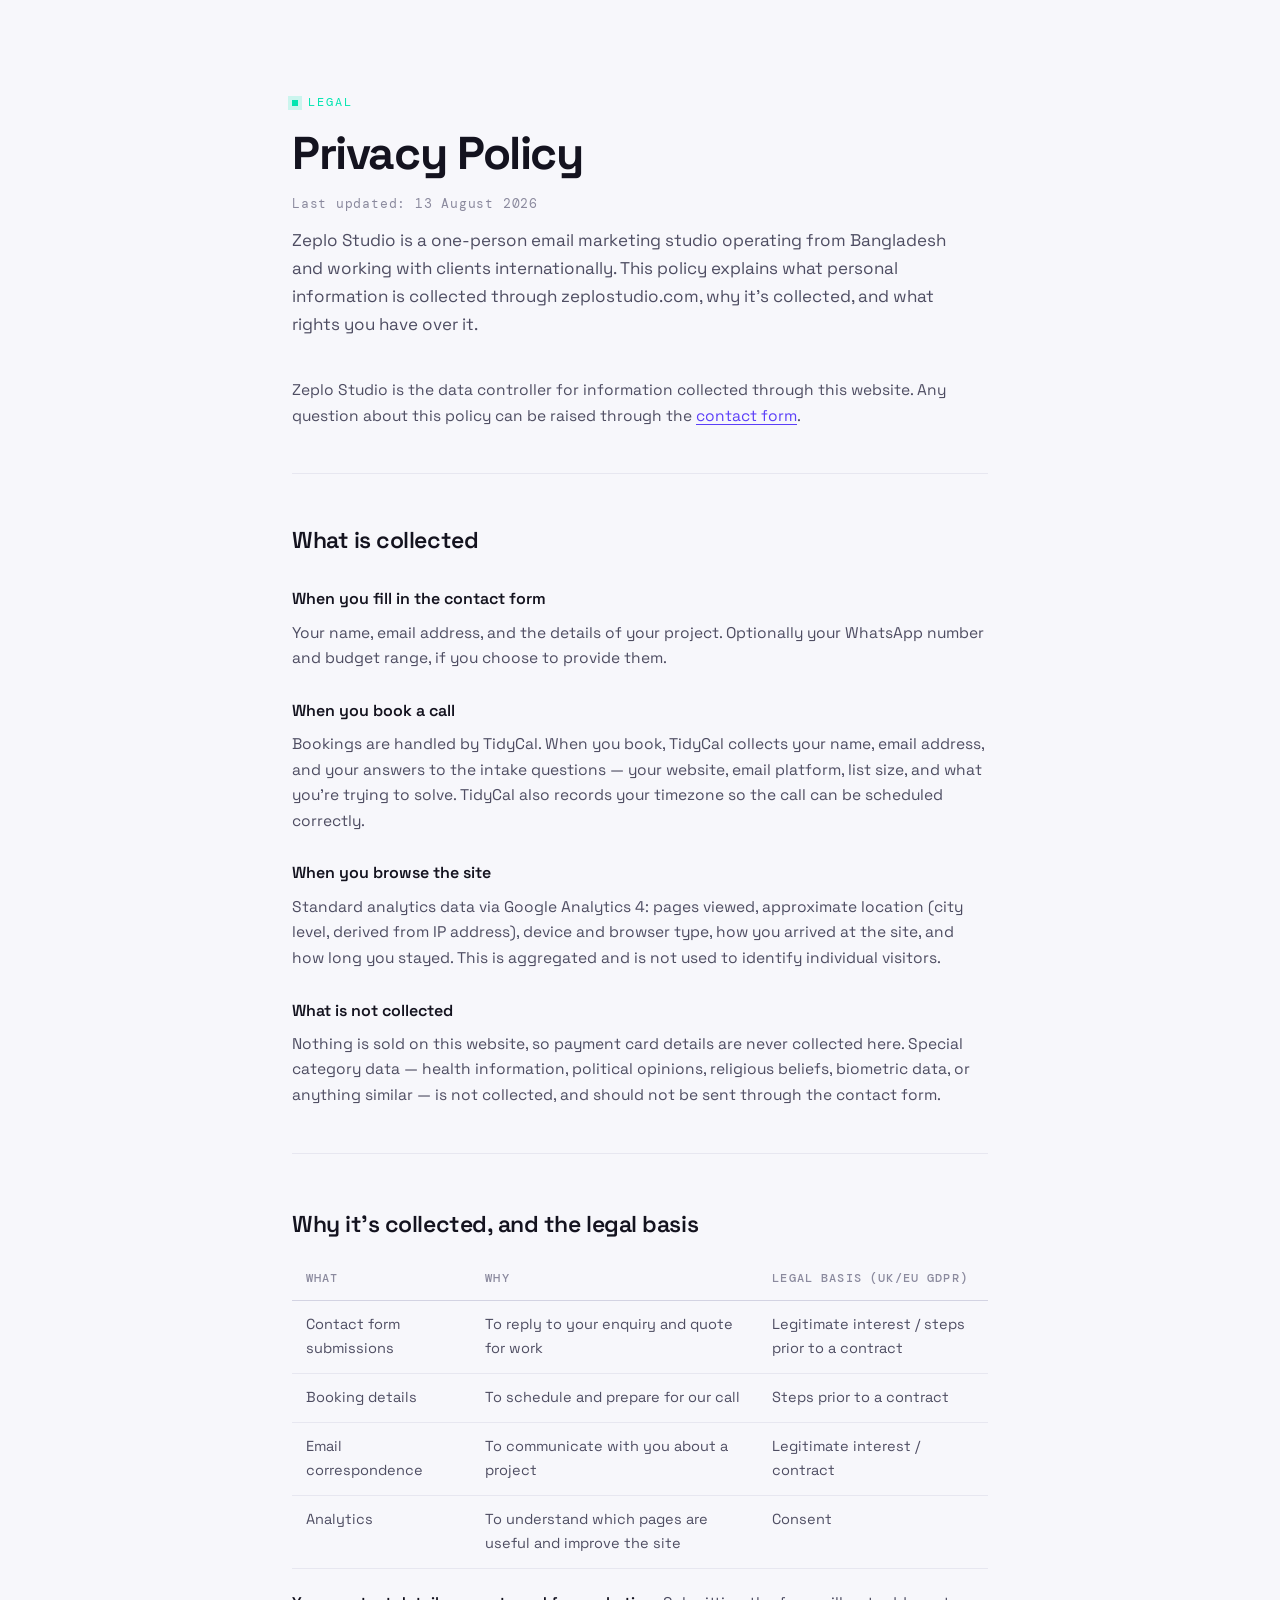
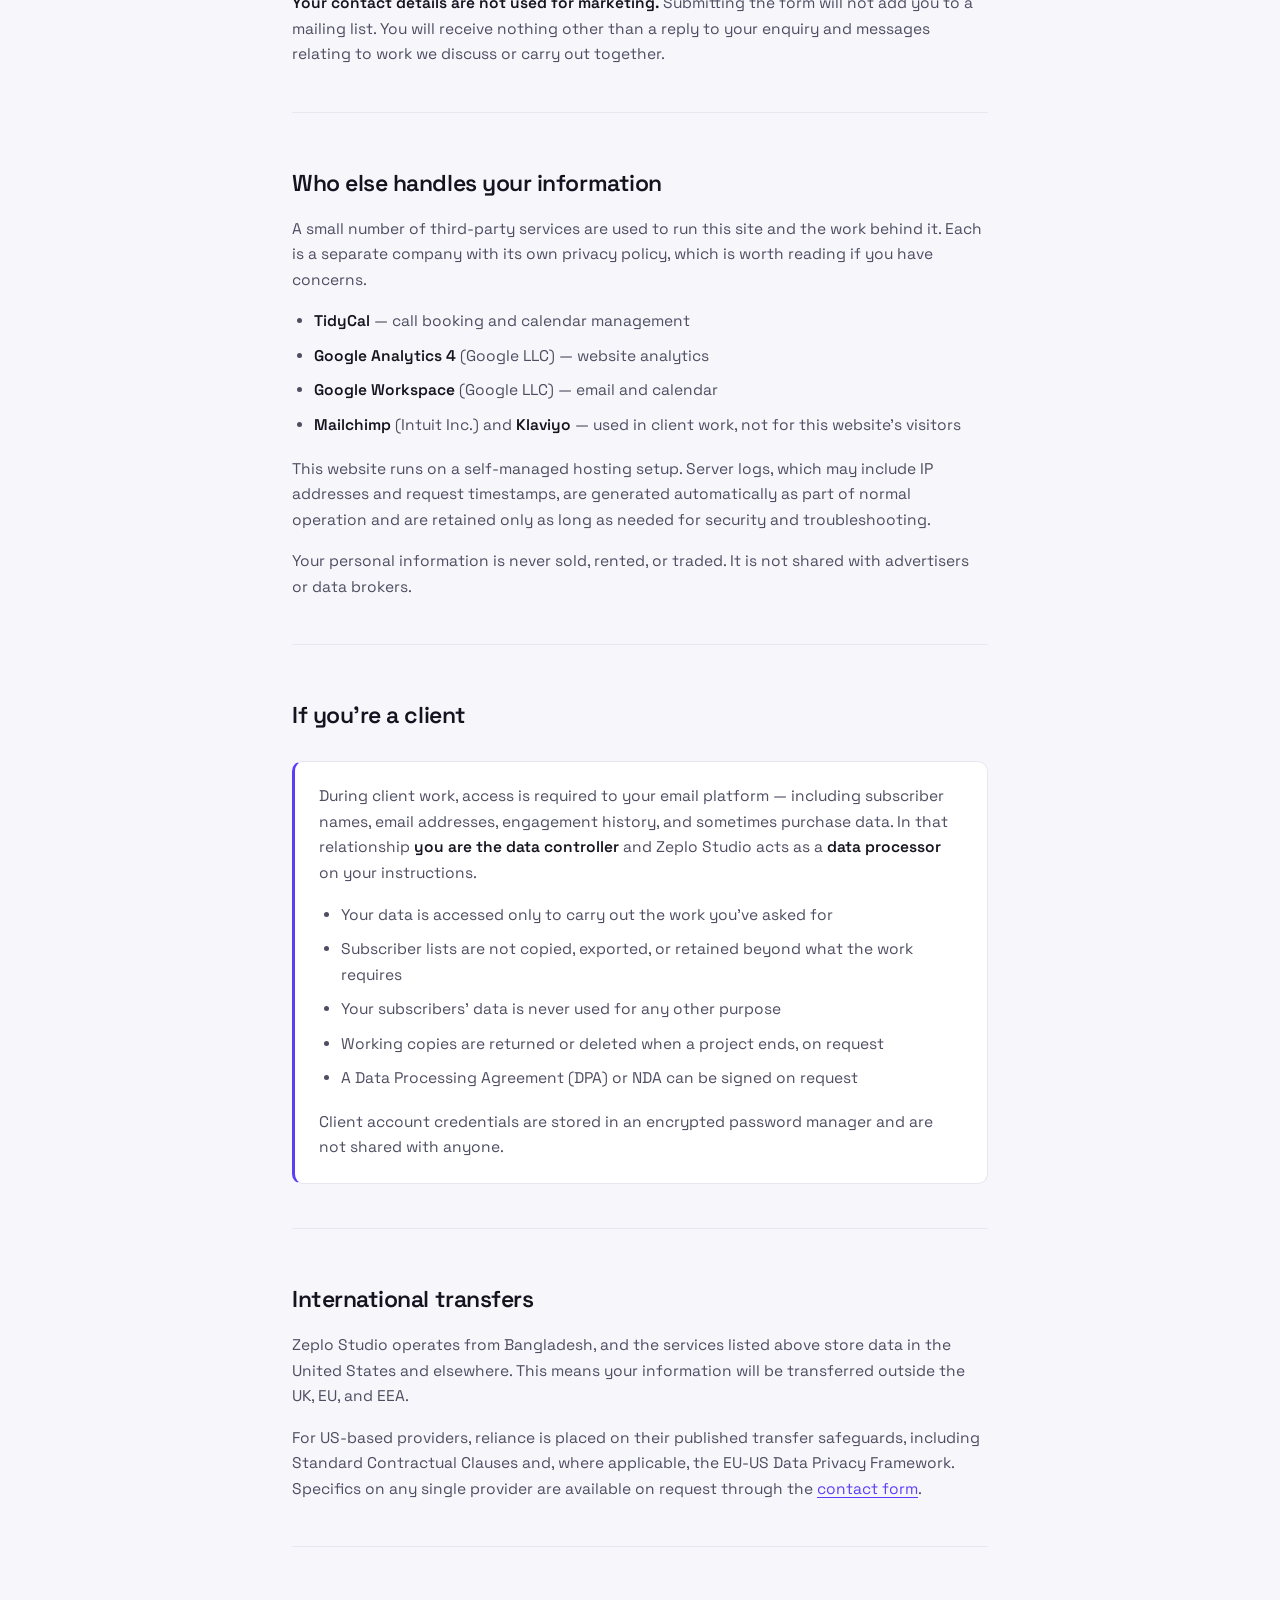
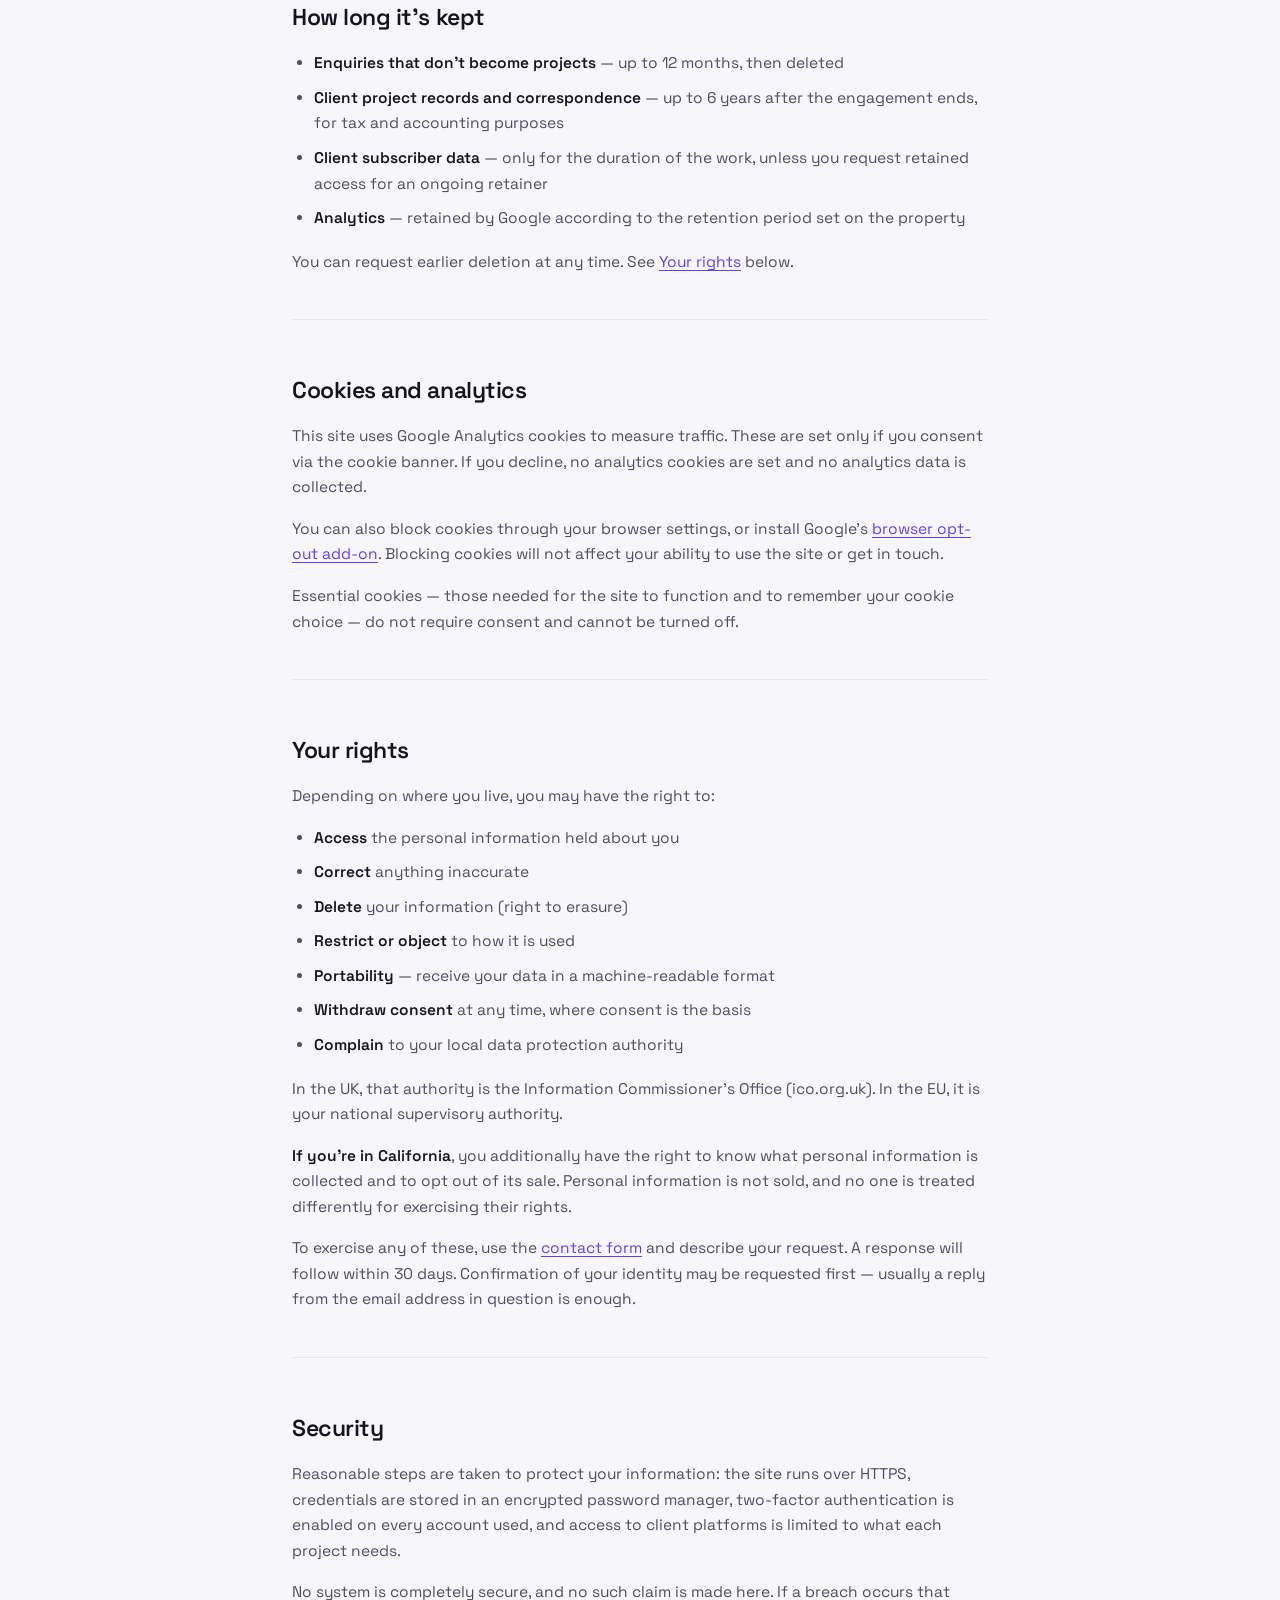
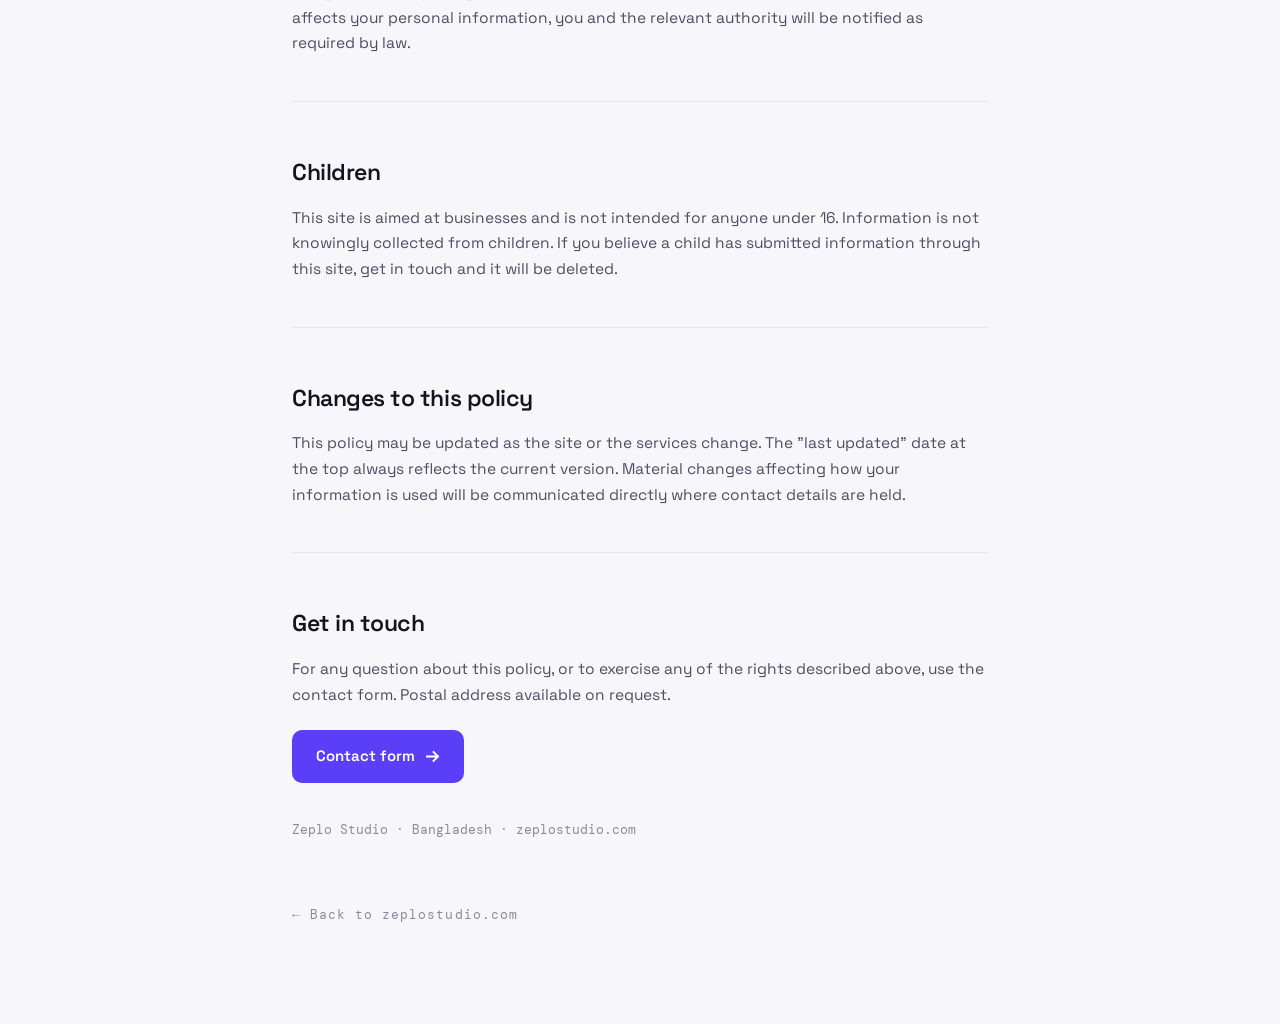
<file: privacy-policy.html>
<!DOCTYPE html>
<!--
================================================================================
  ZEPLO STUDIO — PRIVACY POLICY PAGE
  Route: /privacy-policy

  DEVELOPER NOTES
  ---------------
  1. Two ways to use this file:
       a) Drop in as-is, then add the site header and footer around <main>.
       b) Lift everything inside <main class="pp"> into your existing page
          template and delete the <style> block if the site's CSS already
          covers these elements.
  2. Colours use the same tokens as the rest of the site:
       --pur #5B3FF8   --teal #00E5B0
     Map them to existing variables rather than duplicating.
  3. Remove the Google Fonts <link> if Space Grotesk / DM Mono already load.
  4. Add to <head>:  <meta name="robots" content="noindex, follow">
     (already included below) — no SEO value in indexing this page.
  5. Fix the footer "Privacy Policy" link, which currently points to "#".
  6. Add a line under the contact form submit button:
       "I'll only use your details to reply. See the privacy policy."
  7. ⚠ The cookies section states that analytics load only after consent.
     A consent banner must exist before GA4 is installed, or this page
     describes something the site doesn't do.
  8. Update the date in <time> whenever the policy changes.
================================================================================
-->
<html lang="en">
<head>
<meta charset="UTF-8">
<meta name="viewport" content="width=device-width, initial-scale=1.0">
<meta name="robots" content="noindex, follow">
<title>Privacy Policy | Zeplo Studio</title>
<meta name="description" content="How Zeplo Studio collects, uses, and protects personal information submitted through this website.">
<link rel="canonical" href="https://zeplostudio.com/privacy-policy">

<link rel="preconnect" href="https://fonts.googleapis.com">
<link rel="preconnect" href="https://fonts.gstatic.com" crossorigin>
<link href="https://fonts.googleapis.com/css2?family=Space+Grotesk:wght@400;500;600;700&family=DM+Mono:wght@400;500&display=swap" rel="stylesheet">

<style>
:root{
  --pur:#5B3FF8; --teal:#00E5B0;
  --bg:#F7F7FB; --panel:#FFFFFF; --line:#E7E7F0; --line-2:#D3D3E2;
  --ink:#14131F; --mut:#4E4D62; --faint:#8B8A9E;
  --display:'Space Grotesk',system-ui,-apple-system,sans-serif;
  --mono:'DM Mono','SF Mono',ui-monospace,monospace;
}
*{box-sizing:border-box}
body{margin:0;background:var(--bg);color:var(--ink);font-family:var(--display);
  -webkit-font-smoothing:antialiased;line-height:1.65}

.pp{max-width:760px;margin:0 auto;padding:clamp(48px,8vw,88px) clamp(20px,5vw,32px) 96px}

.pp .eyebrow{font-family:var(--mono);font-size:12px;letter-spacing:.16em;
  text-transform:uppercase;color:var(--teal);margin:0 0 16px;
  display:inline-flex;align-items:center;gap:10px}
.pp .eyebrow::before{content:"";width:6px;height:6px;background:var(--teal);
  box-shadow:0 0 0 4px rgba(0,229,176,.18)}

.pp h1{font-size:clamp(32px,5vw,46px);font-weight:700;letter-spacing:-.03em;
  line-height:1.08;margin:0 0 14px}
.pp .updated{font-family:var(--mono);font-size:13px;letter-spacing:.06em;
  color:var(--faint);margin:0 0 12px}
.pp .lede{font-size:17px;color:var(--mut);margin:0 0 40px;max-width:60ch}

.pp hr{border:0;border-top:1px solid var(--line);margin:44px 0}

.pp h2{font-size:23px;font-weight:600;letter-spacing:-.02em;margin:48px 0 14px;
  padding-top:4px}
.pp h2:first-of-type{margin-top:0}
.pp h3{font-size:16px;font-weight:600;margin:26px 0 8px;color:var(--ink)}
.pp p{margin:0 0 16px;color:var(--mut);font-size:15.5px}
.pp ul{margin:0 0 18px;padding-left:22px;color:var(--mut);font-size:15.5px}
.pp li{margin-bottom:9px}
.pp strong{color:var(--ink);font-weight:600}
.pp a{color:var(--pur);text-decoration:underline;text-underline-offset:3px;
  text-decoration-thickness:1px}
.pp a:hover{text-decoration-thickness:2px}

.pp table{width:100%;border-collapse:collapse;margin:8px 0 22px;font-size:14.5px}
.pp th,.pp td{text-align:left;padding:12px 14px;border-bottom:1px solid var(--line);
  vertical-align:top;color:var(--mut)}
.pp th{font-family:var(--mono);font-size:11.5px;letter-spacing:.1em;
  text-transform:uppercase;color:var(--faint);font-weight:500;
  border-bottom:1px solid var(--line-2)}

.pp .note{background:var(--panel);border:1px solid var(--line);border-left:3px solid var(--pur);
  border-radius:10px;padding:22px 24px;margin:26px 0}
.pp .note h2,.pp .note h3{margin-top:0}
.pp .note p:last-child,.pp .note ul:last-child{margin-bottom:0}

.pp .cta{display:inline-flex;align-items:center;gap:10px;background:var(--pur);
  color:#fff;font-weight:600;font-size:15px;text-decoration:none;
  padding:14px 24px;border-radius:10px;transition:.25s;margin-top:6px}
.pp .cta:hover{background:#4B31E0;transform:translateY(-2px);
  box-shadow:0 14px 30px -14px rgba(91,63,248,.7);text-decoration:none}

.pp .back{display:inline-block;margin-top:48px;font-family:var(--mono);font-size:13px;
  letter-spacing:.08em;color:var(--faint);text-decoration:none}
.pp .back:hover{color:var(--pur)}

a:focus-visible{outline:2px solid var(--teal);outline-offset:3px;border-radius:3px}
@media(max-width:560px){
  .pp table,.pp thead,.pp tbody,.pp tr,.pp th,.pp td{display:block}
  .pp thead{display:none}
  .pp tr{border-bottom:1px solid var(--line);padding:12px 0}
  .pp td{border:0;padding:3px 0}
  .pp td:first-child{color:var(--ink);font-weight:600}
}
</style>
</head>
<body>

<!-- ============================= PAGE START ============================= -->
<main class="pp">

  <p class="eyebrow">Legal</p>
  <h1>Privacy Policy</h1>
  <p class="updated">Last updated: <time datetime="2026-08-13">13 August 2026</time></p>

  <p class="lede">
    Zeplo Studio is a one-person email marketing studio operating from Bangladesh and
    working with clients internationally. This policy explains what personal information
    is collected through zeplostudio.com, why it's collected, and what rights you have
    over it.
  </p>

  <p>
    Zeplo Studio is the data controller for information collected through this website.
    Any question about this policy can be raised through the
    <a href="/#contact">contact form</a>.
  </p>

  <hr>

  <h2>What is collected</h2>

  <h3>When you fill in the contact form</h3>
  <p>
    Your name, email address, and the details of your project. Optionally your WhatsApp
    number and budget range, if you choose to provide them.
  </p>

  <h3>When you book a call</h3>
  <p>
    Bookings are handled by TidyCal. When you book, TidyCal collects your name, email
    address, and your answers to the intake questions — your website, email platform,
    list size, and what you're trying to solve. TidyCal also records your timezone so
    the call can be scheduled correctly.
  </p>

  <h3>When you browse the site</h3>
  <p>
    Standard analytics data via Google Analytics 4: pages viewed, approximate location
    (city level, derived from IP address), device and browser type, how you arrived at
    the site, and how long you stayed. This is aggregated and is not used to identify
    individual visitors.
  </p>

  <h3>What is not collected</h3>
  <p>
    Nothing is sold on this website, so payment card details are never collected here.
    Special category data — health information, political opinions, religious beliefs,
    biometric data, or anything similar — is not collected, and should not be sent
    through the contact form.
  </p>

  <hr>

  <h2>Why it's collected, and the legal basis</h2>

  <table>
    <thead>
      <tr><th>What</th><th>Why</th><th>Legal basis (UK/EU GDPR)</th></tr>
    </thead>
    <tbody>
      <tr>
        <td>Contact form submissions</td>
        <td>To reply to your enquiry and quote for work</td>
        <td>Legitimate interest / steps prior to a contract</td>
      </tr>
      <tr>
        <td>Booking details</td>
        <td>To schedule and prepare for our call</td>
        <td>Steps prior to a contract</td>
      </tr>
      <tr>
        <td>Email correspondence</td>
        <td>To communicate with you about a project</td>
        <td>Legitimate interest / contract</td>
      </tr>
      <tr>
        <td>Analytics</td>
        <td>To understand which pages are useful and improve the site</td>
        <td>Consent</td>
      </tr>
    </tbody>
  </table>

  <p>
    <strong>Your contact details are not used for marketing.</strong> Submitting the form
    will not add you to a mailing list. You will receive nothing other than a reply to
    your enquiry and messages relating to work we discuss or carry out together.
  </p>

  <hr>

  <h2>Who else handles your information</h2>

  <p>
    A small number of third-party services are used to run this site and the work behind
    it. Each is a separate company with its own privacy policy, which is worth reading if
    you have concerns.
  </p>

  <ul>
    <li><strong>TidyCal</strong> — call booking and calendar management</li>
    <li><strong>Google Analytics 4</strong> (Google LLC) — website analytics</li>
    <li><strong>Google Workspace</strong> (Google LLC) — email and calendar</li>
    <li><strong>Mailchimp</strong> (Intuit Inc.) and <strong>Klaviyo</strong> — used in client work, not for this website's visitors</li>
  </ul>

  <p>
    This website runs on a self-managed hosting setup. Server logs, which may include IP
    addresses and request timestamps, are generated automatically as part of normal
    operation and are retained only as long as needed for security and troubleshooting.
  </p>

  <p>
    Your personal information is never sold, rented, or traded. It is not shared with
    advertisers or data brokers.
  </p>

  <hr>

  <h2>If you're a client</h2>

  <div class="note">
    <p>
      During client work, access is required to your email platform — including subscriber
      names, email addresses, engagement history, and sometimes purchase data. In that
      relationship <strong>you are the data controller</strong> and Zeplo Studio acts as a
      <strong>data processor</strong> on your instructions.
    </p>
    <ul>
      <li>Your data is accessed only to carry out the work you've asked for</li>
      <li>Subscriber lists are not copied, exported, or retained beyond what the work requires</li>
      <li>Your subscribers' data is never used for any other purpose</li>
      <li>Working copies are returned or deleted when a project ends, on request</li>
      <li>A Data Processing Agreement (DPA) or NDA can be signed on request</li>
    </ul>
    <p>
      Client account credentials are stored in an encrypted password manager and are not
      shared with anyone.
    </p>
  </div>

  <hr>

  <h2>International transfers</h2>

  <p>
    Zeplo Studio operates from Bangladesh, and the services listed above store data in the
    United States and elsewhere. This means your information will be transferred outside
    the UK, EU, and EEA.
  </p>

  <p>
    For US-based providers, reliance is placed on their published transfer safeguards,
    including Standard Contractual Clauses and, where applicable, the EU-US Data Privacy
    Framework. Specifics on any single provider are available on request through the
    <a href="/#contact">contact form</a>.
  </p>

  <hr>

  <h2>How long it's kept</h2>

  <ul>
    <li><strong>Enquiries that don't become projects</strong> — up to 12 months, then deleted</li>
    <li><strong>Client project records and correspondence</strong> — up to 6 years after the engagement ends, for tax and accounting purposes</li>
    <li><strong>Client subscriber data</strong> — only for the duration of the work, unless you request retained access for an ongoing retainer</li>
    <li><strong>Analytics</strong> — retained by Google according to the retention period set on the property</li>
  </ul>

  <p>You can request earlier deletion at any time. See <a href="#your-rights">Your rights</a> below.</p>

  <hr>

  <h2>Cookies and analytics</h2>

  <p>
    This site uses Google Analytics cookies to measure traffic. These are set only if you
    consent via the cookie banner. If you decline, no analytics cookies are set and no
    analytics data is collected.
  </p>

  <p>
    You can also block cookies through your browser settings, or install Google's
    <a href="https://tools.google.com/dlpage/gaoptout" rel="noopener nofollow" target="_blank">browser opt-out add-on</a>.
    Blocking cookies will not affect your ability to use the site or get in touch.
  </p>

  <p>
    Essential cookies — those needed for the site to function and to remember your cookie
    choice — do not require consent and cannot be turned off.
  </p>

  <hr>

  <h2 id="your-rights">Your rights</h2>

  <p>Depending on where you live, you may have the right to:</p>

  <ul>
    <li><strong>Access</strong> the personal information held about you</li>
    <li><strong>Correct</strong> anything inaccurate</li>
    <li><strong>Delete</strong> your information (right to erasure)</li>
    <li><strong>Restrict or object</strong> to how it is used</li>
    <li><strong>Portability</strong> — receive your data in a machine-readable format</li>
    <li><strong>Withdraw consent</strong> at any time, where consent is the basis</li>
    <li><strong>Complain</strong> to your local data protection authority</li>
  </ul>

  <p>
    In the UK, that authority is the Information Commissioner's Office (ico.org.uk). In
    the EU, it is your national supervisory authority.
  </p>

  <p>
    <strong>If you're in California</strong>, you additionally have the right to know what
    personal information is collected and to opt out of its sale. Personal information is
    not sold, and no one is treated differently for exercising their rights.
  </p>

  <p>
    To exercise any of these, use the <a href="/#contact">contact form</a> and describe
    your request. A response will follow within 30 days. Confirmation of your identity may
    be requested first — usually a reply from the email address in question is enough.
  </p>

  <hr>

  <h2>Security</h2>

  <p>
    Reasonable steps are taken to protect your information: the site runs over HTTPS,
    credentials are stored in an encrypted password manager, two-factor authentication is
    enabled on every account used, and access to client platforms is limited to what each
    project needs.
  </p>

  <p>
    No system is completely secure, and no such claim is made here. If a breach occurs that
    affects your personal information, you and the relevant authority will be notified as
    required by law.
  </p>

  <hr>

  <h2>Children</h2>

  <p>
    This site is aimed at businesses and is not intended for anyone under 16. Information
    is not knowingly collected from children. If you believe a child has submitted
    information through this site, get in touch and it will be deleted.
  </p>

  <hr>

  <h2>Changes to this policy</h2>

  <p>
    This policy may be updated as the site or the services change. The "last updated" date
    at the top always reflects the current version. Material changes affecting how your
    information is used will be communicated directly where contact details are held.
  </p>

  <hr>

  <h2>Get in touch</h2>

  <p>
    For any question about this policy, or to exercise any of the rights described above,
    use the contact form. Postal address available on request.
  </p>

  <a class="cta" href="/#contact">
    Contact form
    <svg width="15" height="15" viewBox="0 0 15 15" fill="none" aria-hidden="true">
      <path d="M2 7.5h11M8.5 3l4.5 4.5L8.5 12" stroke="currentColor" stroke-width="1.9" stroke-linecap="square"/>
    </svg>
  </a>

  <p style="margin-top:36px;font-family:var(--mono);font-size:13px;color:var(--faint)">
    Zeplo Studio · Bangladesh · zeplostudio.com
  </p>

  <a class="back" href="/">&larr; Back to zeplostudio.com</a>

</main>
<!-- ============================== PAGE END ============================== -->

</body>
</html>
</file>
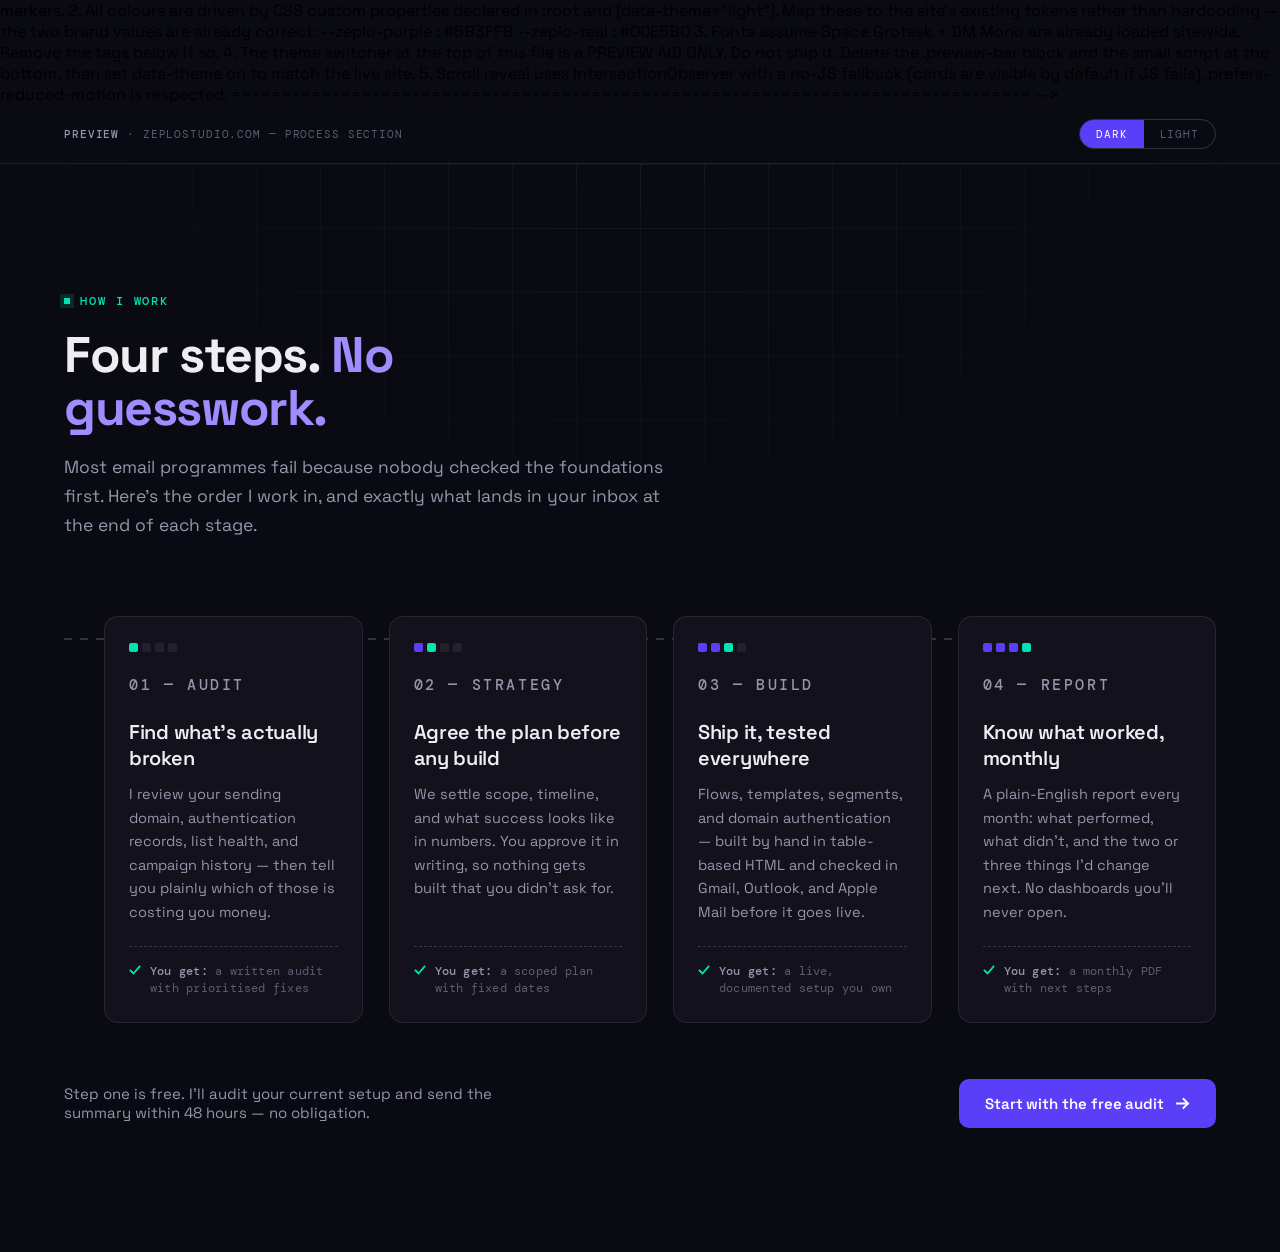
<file: zeplo-process-section.html>
<!DOCTYPE html>
<!--
================================================================================
  ZEPLO STUDIO — "HOW I WORK" PROCESS SECTION
  Spec reference: P1, Section 13
  Place between the Services grid and the Portfolio section.

  DEVELOPER NOTES
  ---------------
  1. Everything you need is between the two <!-- SECTION START/END --> markers.
  2. All colours are driven by CSS custom properties declared in :root and
     [data-theme="light"]. Map these to the site's existing tokens rather than
     hardcoding — the two brand values are already correct:
        --zeplo-purple : #5B3FF8
        --zeplo-teal   : #00E5B0
  3. Fonts assume Space Grotesk + DM Mono are already loaded sitewide.
     Remove the <link> tags below if so.
  4. The theme switcher at the top of this file is a PREVIEW AID ONLY.
     Do not ship it. Delete the .preview-bar block and the small script
     at the bottom, then set data-theme on <html> to match the live site.
  5. Scroll reveal uses IntersectionObserver with a no-JS fallback
     (cards are visible by default if JS fails). prefers-reduced-motion
     is respected.
================================================================================
-->
<html lang="en" data-theme="dark">
<head>
<meta charset="UTF-8">
<meta name="viewport" content="width=device-width, initial-scale=1.0">
<title>Zeplo Studio — Process Section</title>

<link rel="preconnect" href="https://fonts.googleapis.com">
<link rel="preconnect" href="https://fonts.gstatic.com" crossorigin>
<link href="https://fonts.googleapis.com/css2?family=Space+Grotesk:wght@400;500;600;700&family=DM+Mono:wght@400;500&display=swap" rel="stylesheet">

<style>
/* ========================================================================
   TOKENS
   ======================================================================== */
:root{
  /* Brand — do not alter */
  --zeplo-purple:#5B3FF8;
  --zeplo-purple-soft:rgba(91,63,248,.16);
  --zeplo-teal:#00E5B0;
  --zeplo-teal-soft:rgba(0,229,176,.14);

  /* Dark theme surface */
  --bg:#0A0A12;
  --bg-raised:#12111C;
  --bg-cell:rgba(255,255,255,.07);
  --line:rgba(255,255,255,.09);
  --line-strong:rgba(255,255,255,.16);
  --ink:#EDEDF2;
  --ink-muted:#9695AB;
  --ink-faint:#5E5D72;

  /* Type */
  --display:'Space Grotesk',system-ui,-apple-system,sans-serif;
  --mono:'DM Mono','SF Mono',ui-monospace,monospace;

  /* Rhythm */
  --gutter:clamp(20px,5vw,64px);
  --radius:14px;
  --pixel:9px;
}

[data-theme="light"]{
  --bg:#F6F6FB;
  --bg-raised:#FFFFFF;
  --bg-cell:rgba(20,19,31,.07);
  --line:#E7E7F0;
  --line-strong:#D3D3E2;
  --ink:#14131F;
  --ink-muted:#5C5B70;
  --ink-faint:#9C9BB0;
  --zeplo-purple-soft:rgba(91,63,248,.1);
  --zeplo-teal-soft:rgba(0,229,176,.18);
}

*{box-sizing:border-box;}
body{
  margin:0;
  background:var(--bg);
  font-family:var(--display);
  -webkit-font-smoothing:antialiased;
  transition:background .3s ease;
}

/* ========================================================================
   PREVIEW BAR — DELETE BEFORE SHIPPING
   ======================================================================== */
.preview-bar{
  display:flex;align-items:center;justify-content:space-between;gap:16px;
  flex-wrap:wrap;
  padding:14px var(--gutter);
  border-bottom:1px solid var(--line);
  font-family:var(--mono);font-size:11px;letter-spacing:.08em;
  text-transform:uppercase;color:var(--ink-faint);
}
.preview-bar strong{color:var(--ink-muted);font-weight:500;}
.preview-toggle{
  display:inline-flex;border:1px solid var(--line-strong);border-radius:999px;
  overflow:hidden;
}
.preview-toggle button{
  font:inherit;letter-spacing:.08em;text-transform:uppercase;
  background:none;border:0;color:var(--ink-faint);
  padding:7px 16px;cursor:pointer;transition:.2s;
}
.preview-toggle button[aria-pressed="true"]{
  background:var(--zeplo-purple);color:#fff;
}

/* ========================================================================
   SECTION SHELL
   ======================================================================== */
.zs-process{
  padding:clamp(72px,10vw,124px) var(--gutter);
  background:var(--bg);
  position:relative;
  overflow:hidden;
}

/* Ambient pixel-grid wash — the brand mark, enlarged and pushed back */
.zs-process::before{
  content:"";position:absolute;inset:0;pointer-events:none;
  background-image:
    linear-gradient(to right,var(--line) 1px,transparent 1px),
    linear-gradient(to bottom,var(--line) 1px,transparent 1px);
  background-size:64px 64px;
  -webkit-mask-image:radial-gradient(ellipse 70% 55% at 50% 0%,#000 0%,transparent 75%);
  mask-image:radial-gradient(ellipse 70% 55% at 50% 0%,#000 0%,transparent 75%);
  opacity:.55;
}

.zs-inner{max-width:1180px;margin:0 auto;position:relative;}

/* ========================================================================
   HEADER
   ======================================================================== */
.zs-eyebrow{
  display:inline-flex;align-items:center;gap:10px;
  font-family:var(--mono);font-size:12px;font-weight:500;
  letter-spacing:.16em;text-transform:uppercase;
  color:var(--zeplo-teal);
  margin:0 0 20px;
}
.zs-eyebrow .dot{
  width:6px;height:6px;background:var(--zeplo-teal);
  box-shadow:0 0 0 4px var(--zeplo-teal-soft);
}

.zs-title{
  font-size:clamp(30px,4.4vw,50px);
  font-weight:700;line-height:1.06;letter-spacing:-.028em;
  color:var(--ink);margin:0 0 18px;max-width:15ch;
}
.zs-title em{
  font-style:normal;
  color:var(--zeplo-purple);
}
[data-theme="dark"] .zs-title em{color:#9F8CFF;}

.zs-lede{
  font-size:clamp(15px,1.6vw,17.5px);line-height:1.65;
  color:var(--ink-muted);margin:0;max-width:56ch;
}

/* ========================================================================
   THE RAIL + CARDS
   ======================================================================== */
.zs-track{
  margin-top:clamp(48px,6vw,76px);
  position:relative;
}

/* Dashed pixel rail threading the four steps together */
.zs-rail{
  position:absolute;left:0;right:0;top:22px;height:2px;
  background-image:linear-gradient(to right,var(--line-strong) 0 8px,transparent 8px 16px);
  background-size:16px 2px;
  display:none;
}
@media (min-width:940px){ .zs-rail{display:block;} }

.zs-steps{
  display:grid;gap:clamp(18px,2.4vw,26px);
  grid-template-columns:1fr;
  position:relative;
}
@media (min-width:600px){ .zs-steps{grid-template-columns:repeat(2,1fr);} }
@media (min-width:940px){ .zs-steps{grid-template-columns:repeat(4,1fr);} }

.zs-step{
  background:var(--bg-raised);
  border:1px solid var(--line);
  border-radius:var(--radius);
  padding:26px 24px 24px;
  display:flex;flex-direction:column;
  position:relative;
  transition:transform .35s cubic-bezier(.22,1,.36,1),
             border-color .35s ease,
             box-shadow .35s ease;
}

/* Reveal state */
.zs-step{opacity:1;}
.js-ready .zs-step{opacity:0;transform:translateY(20px);}
.js-ready .zs-step.is-in{opacity:1;transform:none;
  transition:opacity .6s ease var(--d,0s),transform .6s cubic-bezier(.22,1,.36,1) var(--d,0s);}

.zs-step:hover{
  transform:translateY(-5px);
  border-color:var(--line-strong);
  box-shadow:0 18px 44px -22px rgba(91,63,248,.55);
}
[data-theme="light"] .zs-step:hover{
  box-shadow:0 18px 40px -20px rgba(20,19,31,.22);
}

/* ---- Pixel meter: the step number, rendered as the brand's grid ---- */
.zs-meter{
  display:flex;gap:4px;margin-bottom:22px;
}
.zs-meter i{
  width:var(--pixel);height:var(--pixel);
  background:var(--bg-cell);
  border-radius:2px;
  transition:background .3s ease,transform .3s ease;
}
.zs-meter i.on{background:var(--zeplo-purple);}
.zs-meter i.now{background:var(--zeplo-teal);}
.zs-step:hover .zs-meter i.now{transform:scale(1.28);}

/* ---- Label + title ---- */
.zs-label{
  font-family:var(--mono);font-size:11.5px;font-weight:500;
  letter-spacing:.18em;text-transform:uppercase;
  color:var(--ink-faint);margin:0 0 9px;
}
.zs-step h3{
  font-size:20px;font-weight:600;letter-spacing:-.015em;
  color:var(--ink);margin:0 0 12px;
}
.zs-step p{
  font-size:14.5px;line-height:1.62;color:var(--ink-muted);
  margin:0 0 22px;
}

/* ---- Deliverable footer: what the client actually receives ---- */
.zs-gets{
  margin-top:auto;padding-top:16px;
  border-top:1px dashed var(--line-strong);
  display:flex;align-items:flex-start;gap:9px;
  font-family:var(--mono);font-size:11.5px;line-height:1.5;
  letter-spacing:.02em;color:var(--ink-faint);
}
.zs-gets svg{flex:none;margin-top:1px;color:var(--zeplo-teal);}
.zs-gets b{color:var(--ink-muted);font-weight:500;}

/* ========================================================================
   CLOSING CTA
   ======================================================================== */
.zs-foot{
  margin-top:clamp(38px,4.5vw,56px);
  display:flex;align-items:center;justify-content:space-between;
  gap:22px;flex-wrap:wrap;
}
.zs-foot p{
  font-size:15px;color:var(--ink-muted);margin:0;max-width:46ch;
}
.zs-cta{
  display:inline-flex;align-items:center;gap:11px;
  background:var(--zeplo-purple);color:#fff;
  font-family:var(--display);font-size:15px;font-weight:600;
  letter-spacing:-.005em;text-decoration:none;
  padding:15px 26px;border-radius:10px;
  transition:transform .25s ease,box-shadow .25s ease,background .25s ease;
  white-space:nowrap;
}
.zs-cta:hover{
  background:#4B31E0;transform:translateY(-2px);
  box-shadow:0 14px 30px -12px rgba(91,63,248,.7);
}
.zs-cta svg{transition:transform .25s ease;}
.zs-cta:hover svg{transform:translateX(3px);}

/* ========================================================================
   A11Y FLOOR
   ======================================================================== */
a:focus-visible,button:focus-visible{
  outline:2px solid var(--zeplo-teal);
  outline-offset:3px;border-radius:4px;
}
@media (prefers-reduced-motion:reduce){
  *,*::before,*::after{
    animation-duration:.01ms!important;transition-duration:.01ms!important;
  }
  .js-ready .zs-step{opacity:1!important;transform:none!important;}
}
</style>
</head>
<body>

<!-- ⚠ PREVIEW ONLY — DELETE THIS BLOCK -->
<div class="preview-bar">
  <span><strong>Preview</strong> · zeplostudio.com — process section</span>
  <span class="preview-toggle">
    <button type="button" data-set="dark" aria-pressed="true">Dark</button>
    <button type="button" data-set="light" aria-pressed="false">Light</button>
  </span>
</div>


<!-- ============================ SECTION START ============================ -->
<section class="zs-process" id="process" aria-labelledby="process-title">
  <div class="zs-inner">

    <p class="zs-eyebrow"><span class="dot" aria-hidden="true"></span>How I Work</p>
    <h2 class="zs-title" id="process-title">Four steps. <em>No guesswork.</em></h2>
    <p class="zs-lede">
      Most email programmes fail because nobody checked the foundations first. Here's the
      order I work in, and exactly what lands in your inbox at the end of each stage.
    </p>

    <div class="zs-track">
      <div class="zs-rail" aria-hidden="true"></div>

      <ol class="zs-steps">

        <li class="zs-step" style="--d:0s">
          <span class="zs-meter" role="img" aria-label="Step 1 of 4">
            <i class="now"></i><i></i><i></i><i></i>
          </span>
          <p class="zs-label">01 — Audit</p>
          <h3>Find what's actually broken</h3>
          <p>
            I review your sending domain, authentication records, list health, and campaign
            history — then tell you plainly which of those is costing you money.
          </p>
          <span class="zs-gets">
            <svg width="12" height="12" viewBox="0 0 12 12" fill="none" aria-hidden="true"><path d="M1.5 6.5 4.5 9.5 10.5 2.5" stroke="currentColor" stroke-width="1.8" stroke-linecap="square"/></svg>
            <span><b>You get:</b> a written audit with prioritised fixes</span>
          </span>
        </li>

        <li class="zs-step" style="--d:.08s">
          <span class="zs-meter" role="img" aria-label="Step 2 of 4">
            <i class="on"></i><i class="now"></i><i></i><i></i>
          </span>
          <p class="zs-label">02 — Strategy</p>
          <h3>Agree the plan before any build</h3>
          <p>
            We settle scope, timeline, and what success looks like in numbers. You approve it
            in writing, so nothing gets built that you didn't ask for.
          </p>
          <span class="zs-gets">
            <svg width="12" height="12" viewBox="0 0 12 12" fill="none" aria-hidden="true"><path d="M1.5 6.5 4.5 9.5 10.5 2.5" stroke="currentColor" stroke-width="1.8" stroke-linecap="square"/></svg>
            <span><b>You get:</b> a scoped plan with fixed dates</span>
          </span>
        </li>

        <li class="zs-step" style="--d:.16s">
          <span class="zs-meter" role="img" aria-label="Step 3 of 4">
            <i class="on"></i><i class="on"></i><i class="now"></i><i></i>
          </span>
          <p class="zs-label">03 — Build</p>
          <h3>Ship it, tested everywhere</h3>
          <p>
            Flows, templates, segments, and domain authentication — built by hand in
            table-based HTML and checked in Gmail, Outlook, and Apple Mail before it goes live.
          </p>
          <span class="zs-gets">
            <svg width="12" height="12" viewBox="0 0 12 12" fill="none" aria-hidden="true"><path d="M1.5 6.5 4.5 9.5 10.5 2.5" stroke="currentColor" stroke-width="1.8" stroke-linecap="square"/></svg>
            <span><b>You get:</b> a live, documented setup you own</span>
          </span>
        </li>

        <li class="zs-step" style="--d:.24s">
          <span class="zs-meter" role="img" aria-label="Step 4 of 4">
            <i class="on"></i><i class="on"></i><i class="on"></i><i class="now"></i>
          </span>
          <p class="zs-label">04 — Report</p>
          <h3>Know what worked, monthly</h3>
          <p>
            A plain-English report every month: what performed, what didn't, and the two or
            three things I'd change next. No dashboards you'll never open.
          </p>
          <span class="zs-gets">
            <svg width="12" height="12" viewBox="0 0 12 12" fill="none" aria-hidden="true"><path d="M1.5 6.5 4.5 9.5 10.5 2.5" stroke="currentColor" stroke-width="1.8" stroke-linecap="square"/></svg>
            <span><b>You get:</b> a monthly PDF with next steps</span>
          </span>
        </li>

      </ol>
    </div>

    <div class="zs-foot">
      <p>Step one is free. I'll audit your current setup and send the summary within 48 hours — no obligation.</p>
      <a class="zs-cta" href="#contact">
        Start with the free audit
        <svg width="15" height="15" viewBox="0 0 15 15" fill="none" aria-hidden="true"><path d="M2 7.5h11M8.5 3l4.5 4.5L8.5 12" stroke="currentColor" stroke-width="1.9" stroke-linecap="square"/></svg>
      </a>
    </div>

  </div>
</section>
<!-- ============================= SECTION END ============================= -->


<script>
/* Scroll reveal — keep this. Cards render visible if JS fails. */
(function(){
  var steps = document.querySelectorAll('.zs-step');
  if(!('IntersectionObserver' in window) || !steps.length) return;
  document.body.classList.add('js-ready');
  var io = new IntersectionObserver(function(entries){
    entries.forEach(function(e){
      if(e.isIntersecting){ e.target.classList.add('is-in'); io.unobserve(e.target); }
    });
  },{threshold:.2, rootMargin:'0px 0px -40px 0px'});
  steps.forEach(function(s){ io.observe(s); });
})();

/* ⚠ PREVIEW ONLY — DELETE THIS BLOCK */
document.querySelectorAll('.preview-toggle button').forEach(function(b){
  b.addEventListener('click',function(){
    document.documentElement.setAttribute('data-theme', b.dataset.set);
    document.querySelectorAll('.preview-toggle button').forEach(function(x){
      x.setAttribute('aria-pressed', String(x===b));
    });
  });
});
</script>

</body>
</html>
</file>
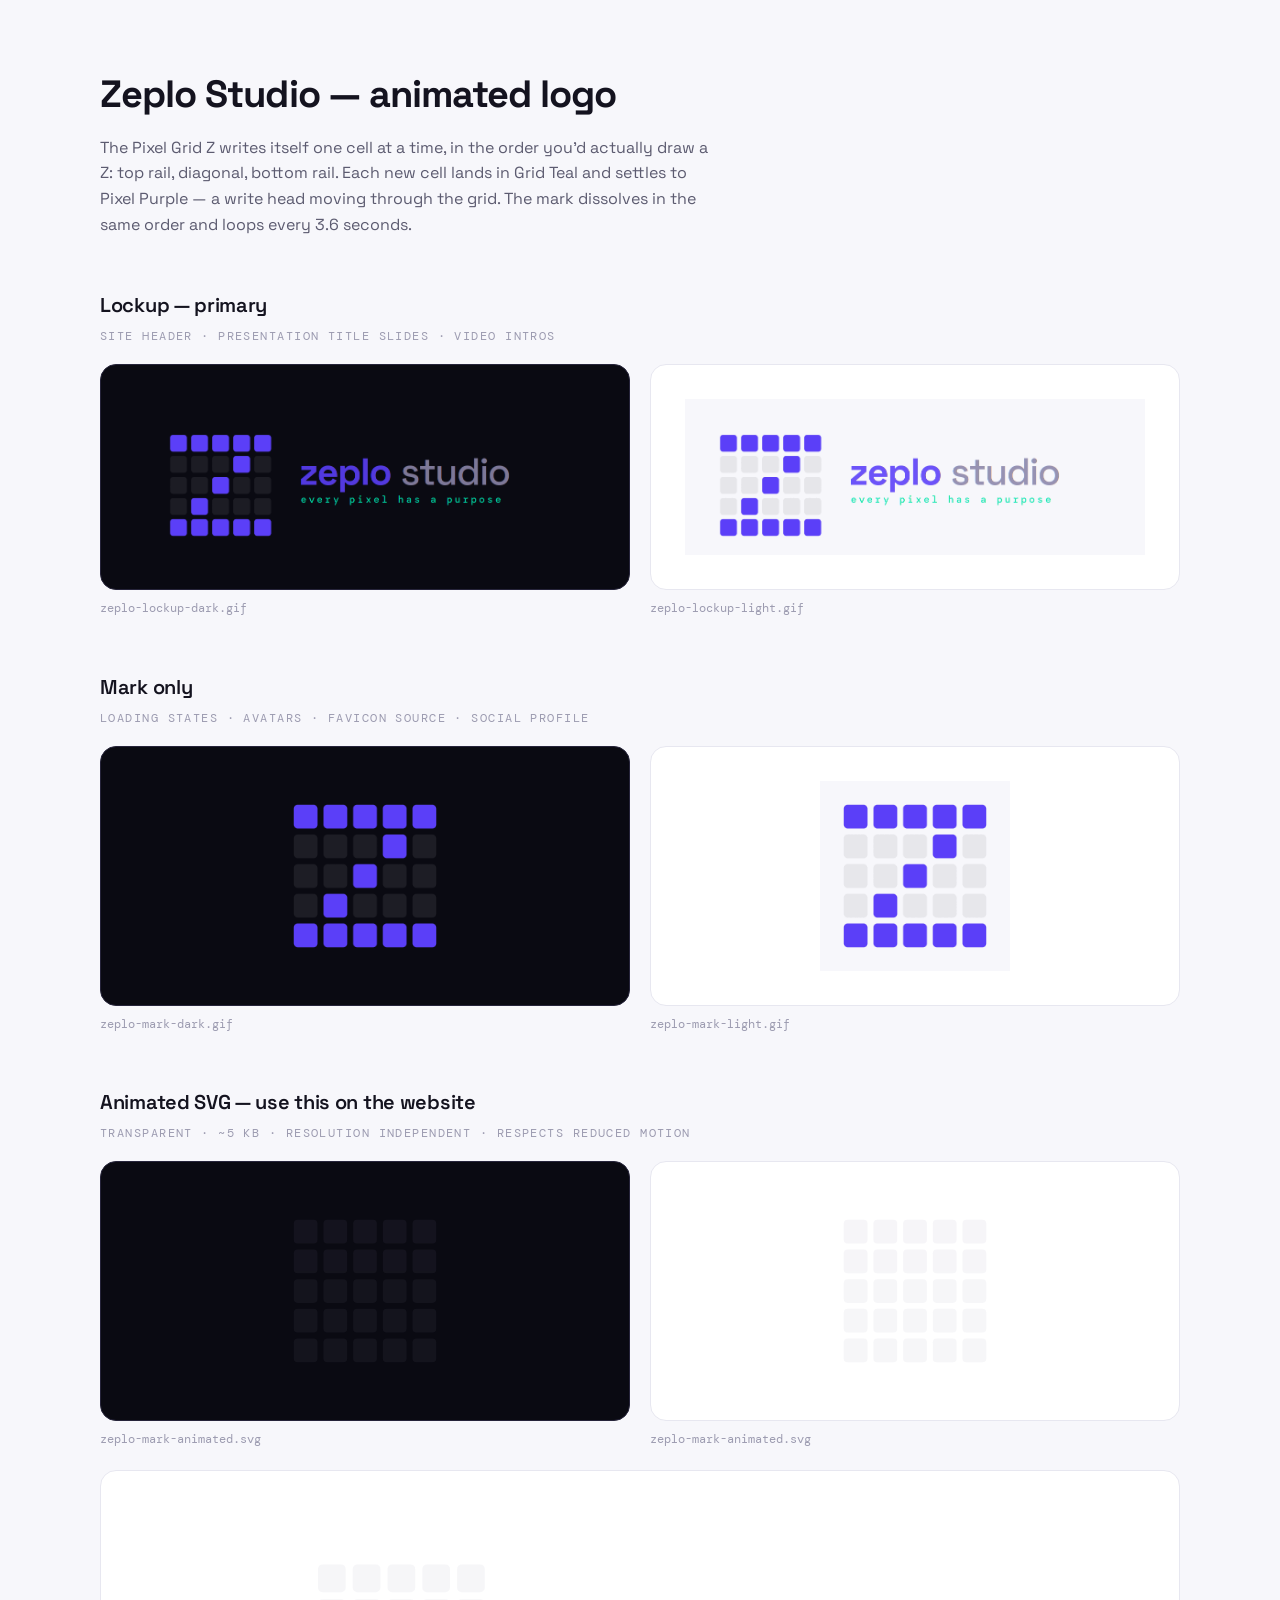
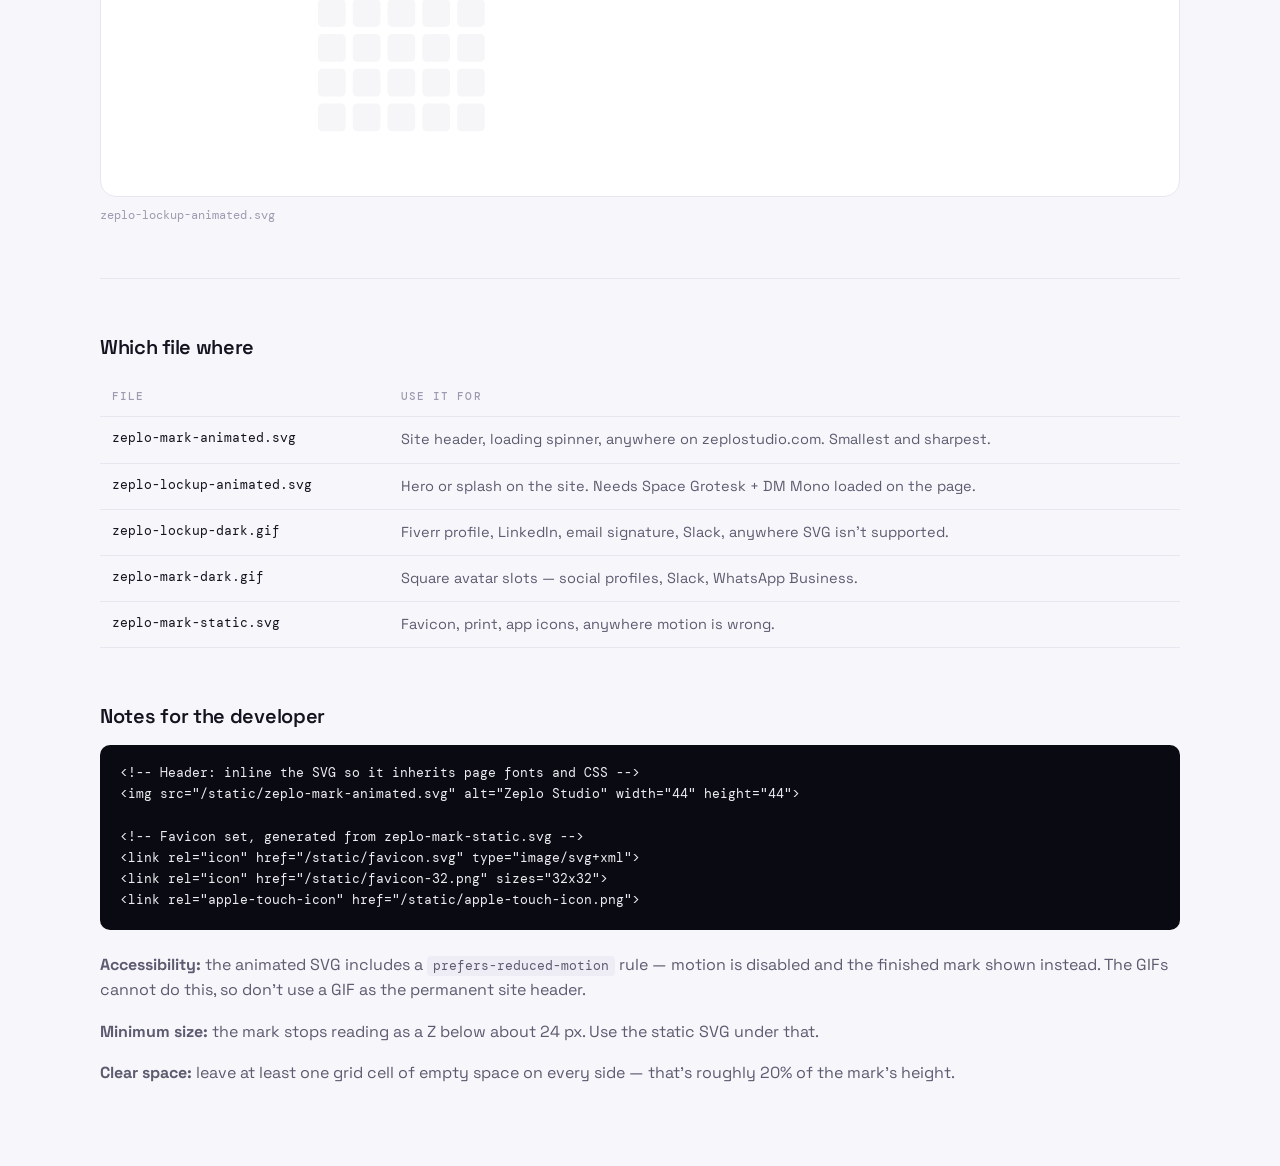
<file: files/preview.html>
<!DOCTYPE html>
<html lang="en">
<head>
<meta charset="UTF-8">
<meta name="viewport" content="width=device-width, initial-scale=1.0">
<title>Zeplo Studio — animated logo</title>
<link rel="preconnect" href="https://fonts.gstatic.com" crossorigin>
<link href="https://fonts.googleapis.com/css2?family=Space+Grotesk:wght@400;500;600;700&family=DM+Mono:wght@400;500&display=swap" rel="stylesheet">
<style>
:root{--pur:#5B3FF8;--teal:#00E5B0;--ink:#0A0A12;--paper:#F7F7FB;--line:#E7E7F0;--mut:#5C5B70;--faint:#9C9BB0}
*{box-sizing:border-box}
body{margin:0;background:var(--paper);color:#14131F;font-family:'Space Grotesk',sans-serif;
     padding:clamp(28px,5vw,64px);line-height:1.6}
.wrap{max-width:1080px;margin:0 auto}
h1{font-size:clamp(26px,3.6vw,38px);letter-spacing:-.025em;margin:0 0 10px}
.lede{color:var(--mut);max-width:62ch;margin:0 0 44px;font-size:16px}
h2{font-size:20px;font-weight:600;letter-spacing:-.015em;margin:52px 0 6px}
.sub{font-family:'DM Mono',monospace;font-size:12px;letter-spacing:.12em;text-transform:uppercase;
     color:var(--faint);margin:0 0 18px}
.stage{border-radius:16px;padding:34px;display:flex;align-items:center;justify-content:center;
       border:1px solid var(--line);overflow:hidden}
.stage.dark{background:var(--ink);border-color:#26243a}
.stage.light{background:#fff}
.row{display:grid;gap:20px;grid-template-columns:1fr}
@media(min-width:760px){.row{grid-template-columns:1fr 1fr}}
.stage img,.stage object{max-width:100%;height:auto;display:block}
.mark-stage img,.mark-stage object{width:190px}
.file{font-family:'DM Mono',monospace;font-size:11.5px;color:var(--faint);margin:10px 0 0;word-break:break-all}
table{width:100%;border-collapse:collapse;margin:14px 0 0;font-size:14.5px}
th,td{text-align:left;padding:11px 12px;border-bottom:1px solid var(--line);color:var(--mut);vertical-align:top}
th{font-family:'DM Mono',monospace;font-size:11px;letter-spacing:.1em;text-transform:uppercase;color:var(--faint);font-weight:500}
td:first-child{color:#14131F;font-weight:600;font-family:'DM Mono',monospace;font-size:12.5px;font-weight:400}
code{font-family:'DM Mono',monospace;font-size:12.5px;background:#EEEDF6;padding:2px 6px;border-radius:4px}
pre{background:var(--ink);color:#EDEDF2;padding:18px 20px;border-radius:10px;overflow:auto;
    font-family:'DM Mono',monospace;font-size:12.5px;line-height:1.7}
p{color:var(--mut)}
hr{border:0;border-top:1px solid var(--line);margin:52px 0}
</style>
</head>
<body>
<div class="wrap">

<h1>Zeplo Studio — animated logo</h1>
<p class="lede">The Pixel Grid Z writes itself one cell at a time, in the order you'd actually draw a Z:
top rail, diagonal, bottom rail. Each new cell lands in Grid Teal and settles to Pixel Purple —
a write head moving through the grid. The mark dissolves in the same order and loops every 3.6 seconds.</p>

<h2>Lockup — primary</h2>
<p class="sub">Site header · presentation title slides · video intros</p>
<div class="row">
  <div>
    <div class="stage dark"><img src="zeplo-lockup-dark.gif" alt="Zeplo Studio animated logo on dark"></div>
    <p class="file">zeplo-lockup-dark.gif</p>
  </div>
  <div>
    <div class="stage light"><img src="zeplo-lockup-light.gif" alt="Zeplo Studio animated logo on light"></div>
    <p class="file">zeplo-lockup-light.gif</p>
  </div>
</div>

<h2>Mark only</h2>
<p class="sub">Loading states · avatars · favicon source · social profile</p>
<div class="row">
  <div>
    <div class="stage dark mark-stage"><img src="zeplo-mark-dark.gif" alt="Zeplo Studio pixel Z mark, animated, on dark"></div>
    <p class="file">zeplo-mark-dark.gif</p>
  </div>
  <div>
    <div class="stage light mark-stage"><img src="zeplo-mark-light.gif" alt="Zeplo Studio pixel Z mark, animated, on light"></div>
    <p class="file">zeplo-mark-light.gif</p>
  </div>
</div>

<h2>Animated SVG — use this on the website</h2>
<p class="sub">Transparent · ~5 KB · resolution independent · respects reduced motion</p>
<div class="row">
  <div>
    <div class="stage dark mark-stage"><object type="image/svg+xml" data="zeplo-mark-animated.svg" width="190"></object></div>
    <p class="file">zeplo-mark-animated.svg</p>
  </div>
  <div>
    <div class="stage light mark-stage"><object type="image/svg+xml" data="zeplo-mark-animated.svg" width="190"></object></div>
    <p class="file">zeplo-mark-animated.svg</p>
  </div>
</div>
<div class="stage light" style="margin-top:20px">
  <object type="image/svg+xml" data="zeplo-lockup-animated.svg" width="760"></object>
</div>
<p class="file">zeplo-lockup-animated.svg</p>

<hr>

<h2>Which file where</h2>
<table>
  <thead><tr><th>File</th><th>Use it for</th></tr></thead>
  <tbody>
    <tr><td>zeplo-mark-animated.svg</td><td>Site header, loading spinner, anywhere on zeplostudio.com. Smallest and sharpest.</td></tr>
    <tr><td>zeplo-lockup-animated.svg</td><td>Hero or splash on the site. Needs Space Grotesk + DM Mono loaded on the page.</td></tr>
    <tr><td>zeplo-lockup-dark.gif</td><td>Fiverr profile, LinkedIn, email signature, Slack, anywhere SVG isn't supported.</td></tr>
    <tr><td>zeplo-mark-dark.gif</td><td>Square avatar slots — social profiles, Slack, WhatsApp Business.</td></tr>
    <tr><td>zeplo-mark-static.svg</td><td>Favicon, print, app icons, anywhere motion is wrong.</td></tr>
  </tbody>
</table>

<h2>Notes for the developer</h2>
<pre>&lt;!-- Header: inline the SVG so it inherits page fonts and CSS --&gt;
&lt;img src="/static/zeplo-mark-animated.svg" alt="Zeplo Studio" width="44" height="44"&gt;

&lt;!-- Favicon set, generated from zeplo-mark-static.svg --&gt;
&lt;link rel="icon" href="/static/favicon.svg" type="image/svg+xml"&gt;
&lt;link rel="icon" href="/static/favicon-32.png" sizes="32x32"&gt;
&lt;link rel="apple-touch-icon" href="/static/apple-touch-icon.png"&gt;</pre>

<p style="margin-top:22px"><strong>Accessibility:</strong> the animated SVG includes a
<code>prefers-reduced-motion</code> rule — motion is disabled and the finished mark shown
instead. The GIFs cannot do this, so don't use a GIF as the permanent site header.</p>

<p><strong>Minimum size:</strong> the mark stops reading as a Z below about 24&nbsp;px.
Use the static SVG under that.</p>

<p><strong>Clear space:</strong> leave at least one grid cell of empty space on every side —
that's roughly 20% of the mark's height.</p>

</div>
</body>
</html>
</file>
